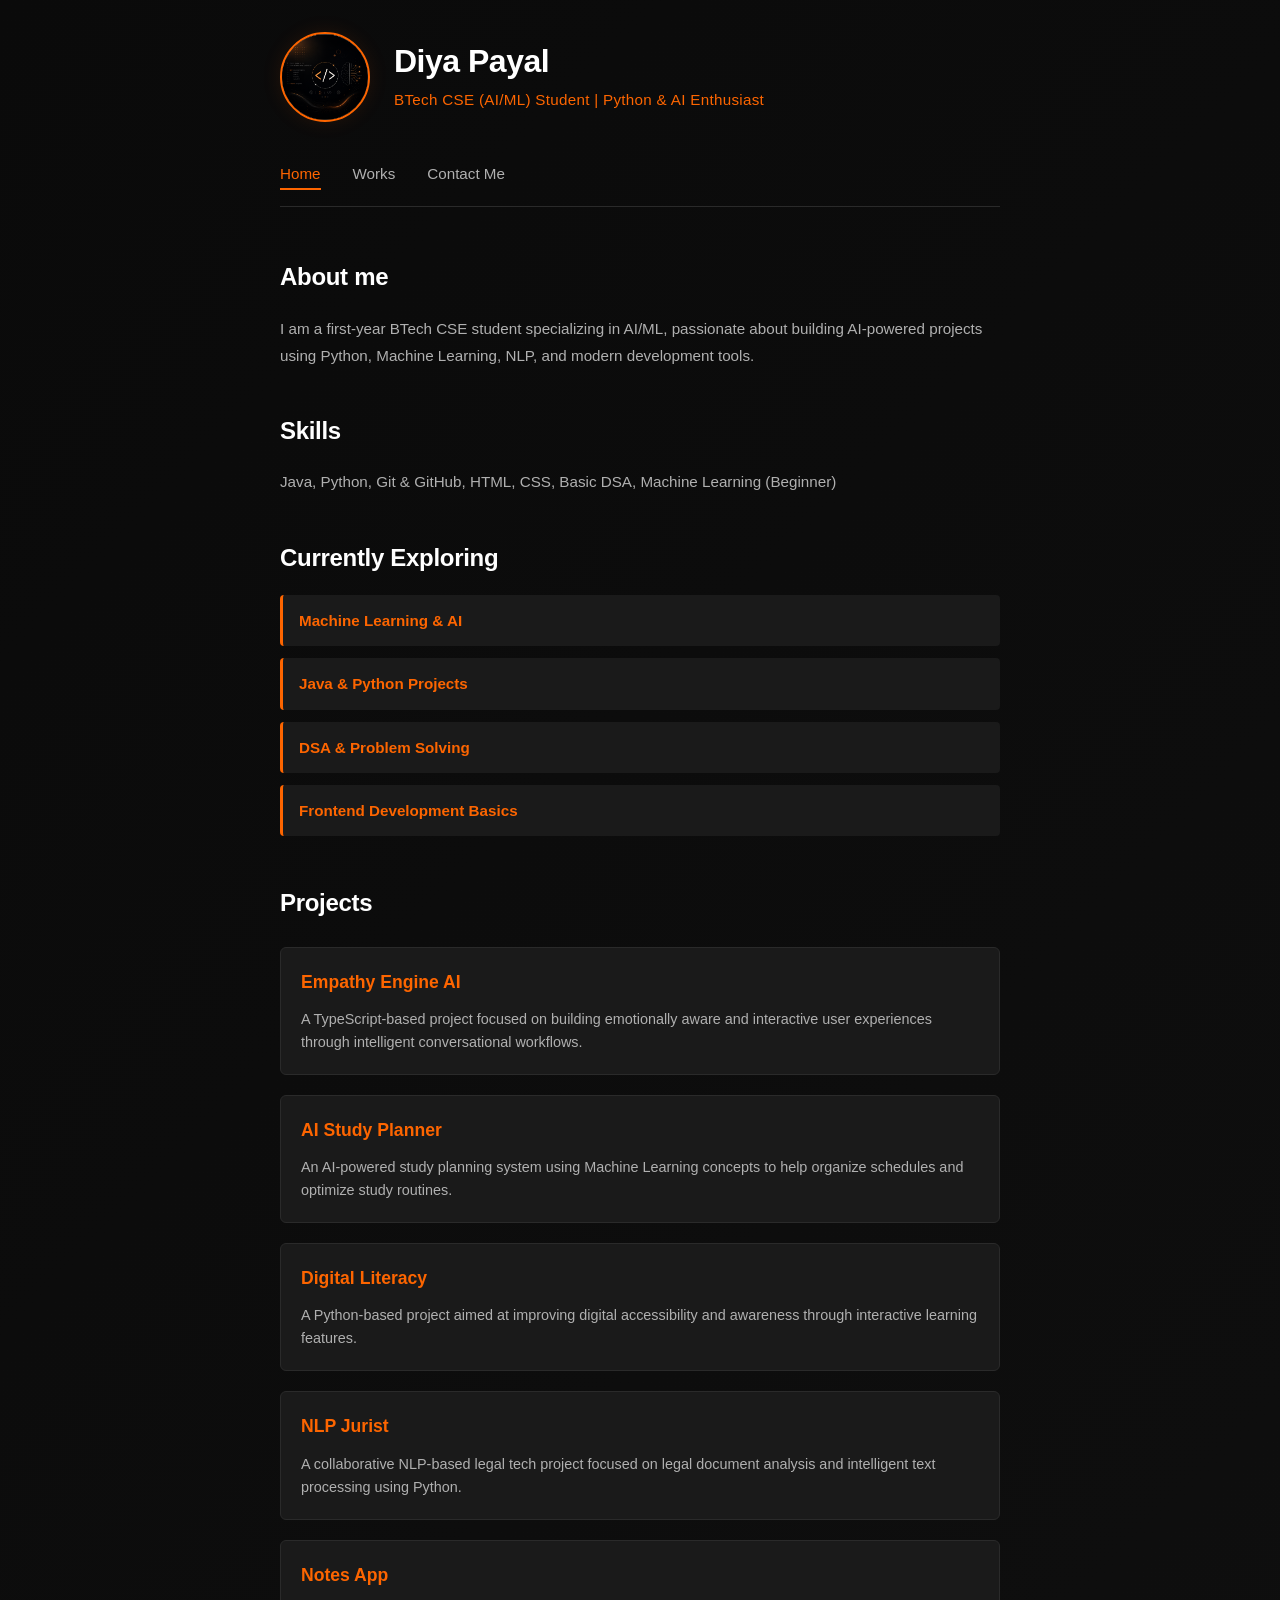
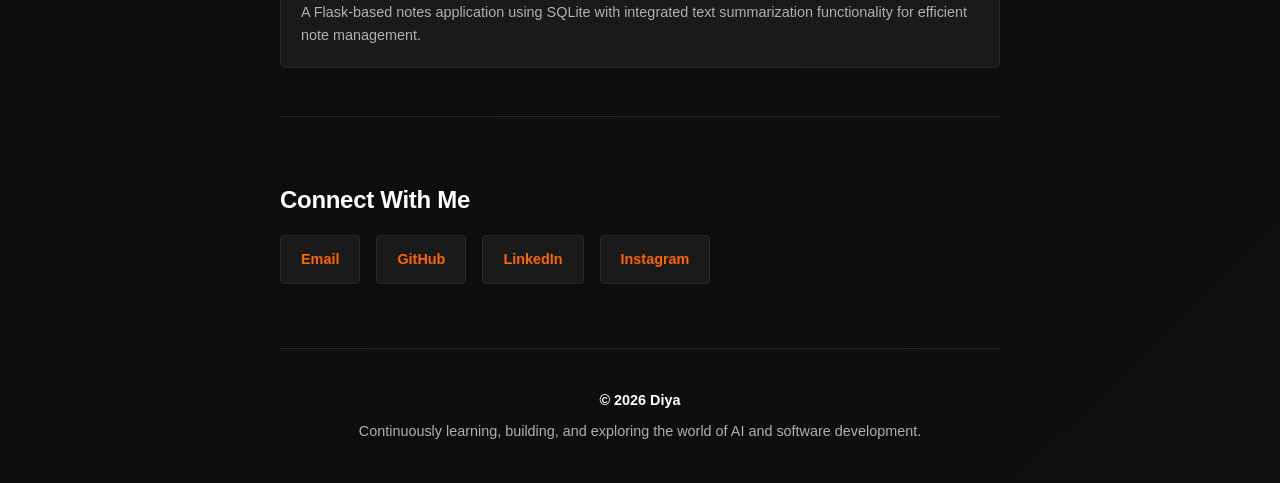
<file: minimalio-main/index.html>
<!DOCTYPE html>
<html lang="en">
  <head>
    <meta charset="UTF-8" />
    <meta name="viewport" content="width=device-width, initial-scale=1.0" />
    <meta
      name="description"
      content="Portfolio of a BTech CSE (AI/ML) student building AI-powered projects using Python, Java, NLP, and Machine Learning."
    />
    <meta name="author" content="Diya" />
    <meta property="og:title" content="Diya | Home" />
    <meta
      property="og:description"
      content="A minimal portfolio website showcasing my skills and projects."
    />
    <meta property="og:image" content="./animepfp.png" />
    <meta property="og:url" content="https://diyapayaal.github.io/minimalio" />
    <meta property="og:type" content="website" />
    <title>Diya | Portfolio</title>
    <link rel="stylesheet" href="style.css" />
    <link rel="icon" type="image/png" href="./animepfp.png" />
  </head>
  <body>
    <header class="header-container">
      <img src="./animepfp.png" alt="Diya Payal" class="profile-img" />
      <div class="header-text">
        <h1>Diya Payal</h1>
        <p class="tagline">BTech CSE (AI/ML) Student | Python & AI Enthusiast</p>
      </div>
    </header>

    <nav class="nav-bar">
      <a href="index.html" class="nav-link active">Home</a>
      <a href="works.html" class="nav-link">Works</a>
      <a href="contact.html" class="nav-link">Contact Me</a>
    </nav>
    <main>
      <section class="about">
        <h2>About me</h2>
        <p>
          I am a first-year BTech CSE student specializing in AI/ML, passionate about building AI-powered projects using Python, Machine Learning, NLP, and modern development tools.
        </p>
      </section>
      <section class="skills-section">
        <h2>Skills</h2>
        <p>
          Java, Python, Git & GitHub, HTML, CSS, Basic DSA, Machine Learning (Beginner)
        </p>
      </section>
      <section class="exploring-section">
        <h2>Currently Exploring</h2>
        <ul class="exploring-list">
          <li><span>Machine Learning & AI</span></li>
          <li><span>Java & Python Projects</span></li>
          <li><span>DSA & Problem Solving</span></li>
          <li><span>Frontend Development Basics</span></li>
        </ul>
      </section>
      <section class="projects-section">
        <h2>Projects</h2>
        <div class="projects-grid">
          <article class="project-card">
            <h3><a href="https://github.com/diyapayaal/Empathy-Engine-AI" target="_blank">Empathy Engine AI</a></h3>
            <p>A TypeScript-based project focused on building emotionally aware and interactive user experiences through intelligent conversational workflows.</p>
          </article>

          <article class="project-card">
            <h3><a href="https://github.com/diyapayaal/AI-Study-Planner" target="_blank">AI Study Planner</a></h3>
            <p>An AI-powered study planning system using Machine Learning concepts to help organize schedules and optimize study routines.</p>
          </article>

          <article class="project-card">
            <h3><a href="https://github.com/diyapayaal/Digital-Literacy" target="_blank">Digital Literacy</a></h3>
            <p>A Python-based project aimed at improving digital accessibility and awareness through interactive learning features.</p>
          </article>

          <article class="project-card">
            <h3><a href="https://github.com/diyapayaal/NLP-Jurist" target="_blank">NLP Jurist</a></h3>
            <p>A collaborative NLP-based legal tech project focused on legal document analysis and intelligent text processing using Python.</p>
          </article>

          <article class="project-card">
            <h3><a href="https://github.com/diyapayaal/Notes-App" target="_blank">Notes App</a></h3>
            <p>A Flask-based notes application using SQLite with integrated text summarization functionality for efficient note management.</p>
          </article>
        </div>
      </section>
      <section id="contact-section" class="contact-section">
        <h2>Connect With Me</h2>
        <div class="contact-links">
          <a href="mailto:diyapayalwork@gmail.com" class="contact-link">Email</a>
          <a href="https://github.com/diyapayaal" target="_blank" class="contact-link">GitHub</a>
          <a href="https://www.linkedin.com/in/diya-payal-9244b133b/" target="_blank" class="contact-link">LinkedIn</a>
          <a href="https://www.instagram.com/diyapayaal/" target="_blank" class="contact-link">Instagram</a>
        </div>
      </section>
    </main>

    <footer class="footer">
      <p>&copy; 2026 Diya</p>
      <p>Continuously learning, building, and exploring the world of AI and software development.</p>
    </footer>

    <script src="script.js"></script>
  </body>
</html>
</file>
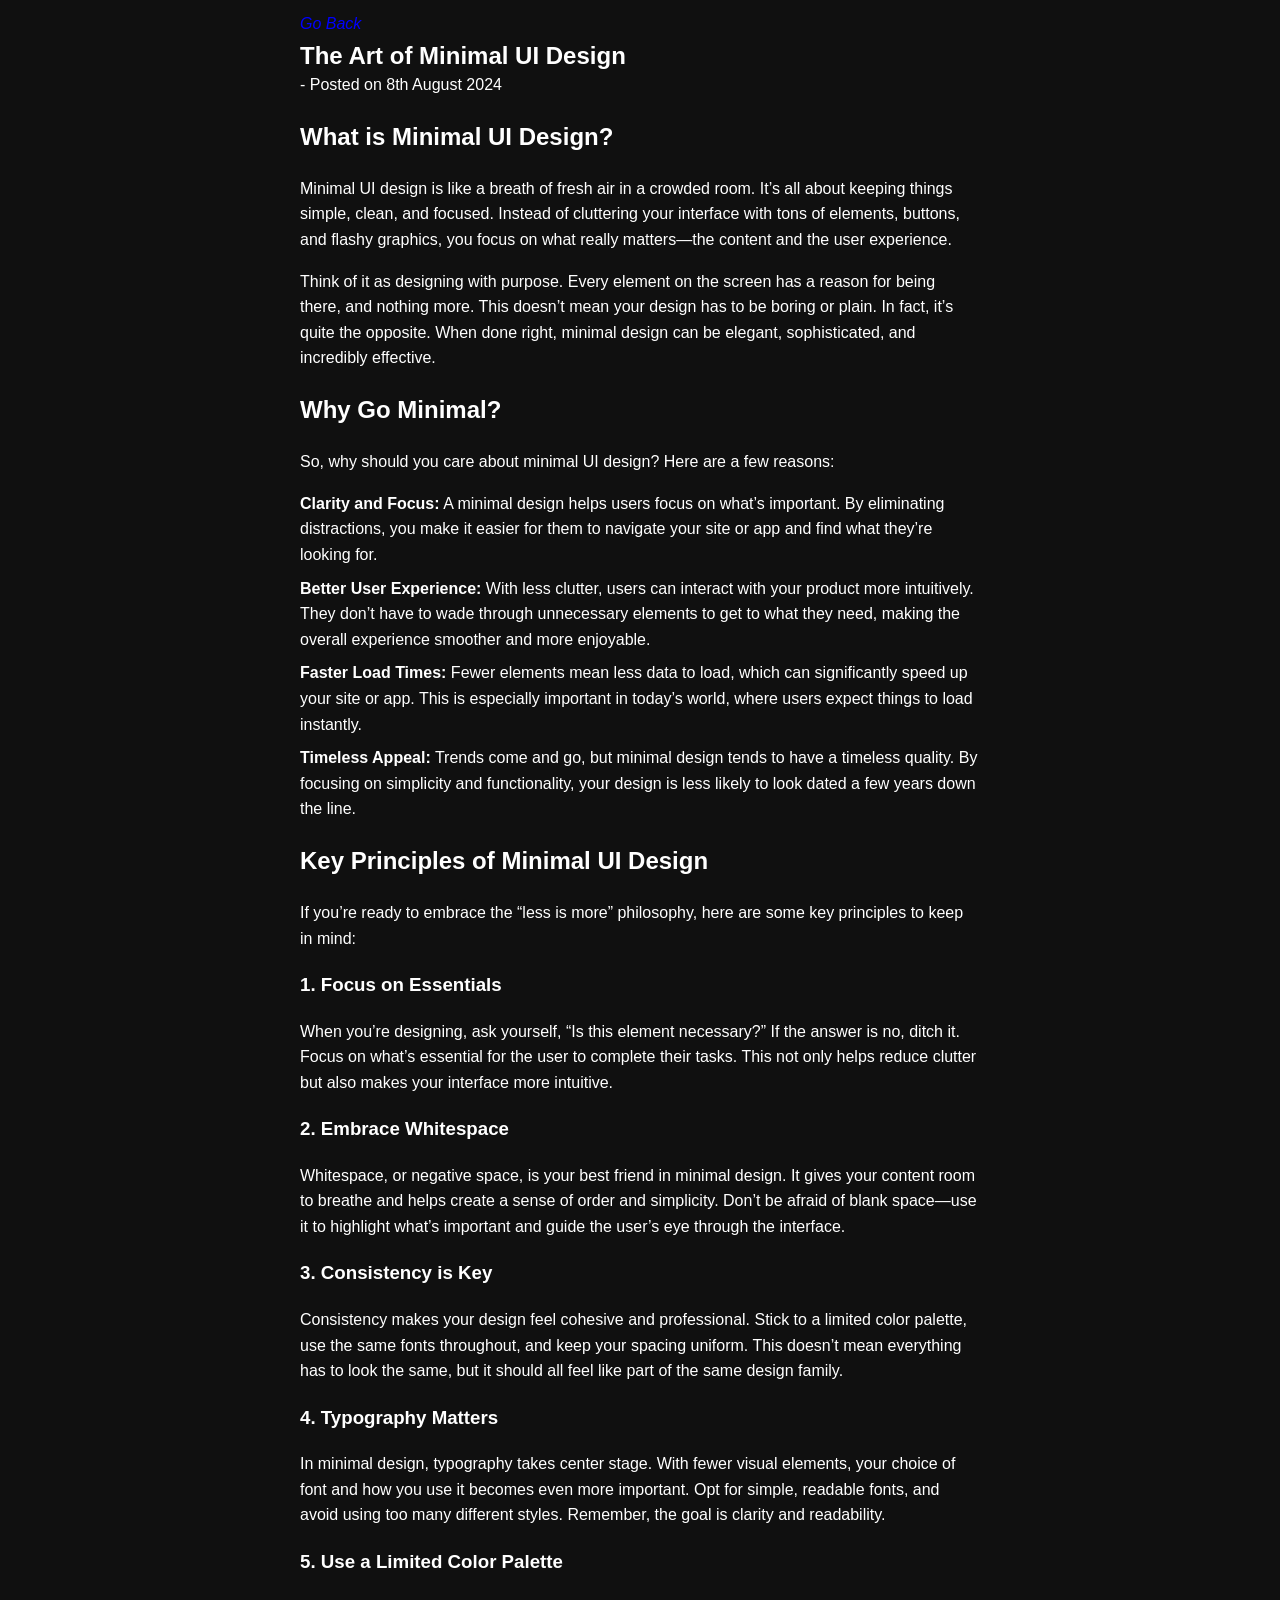
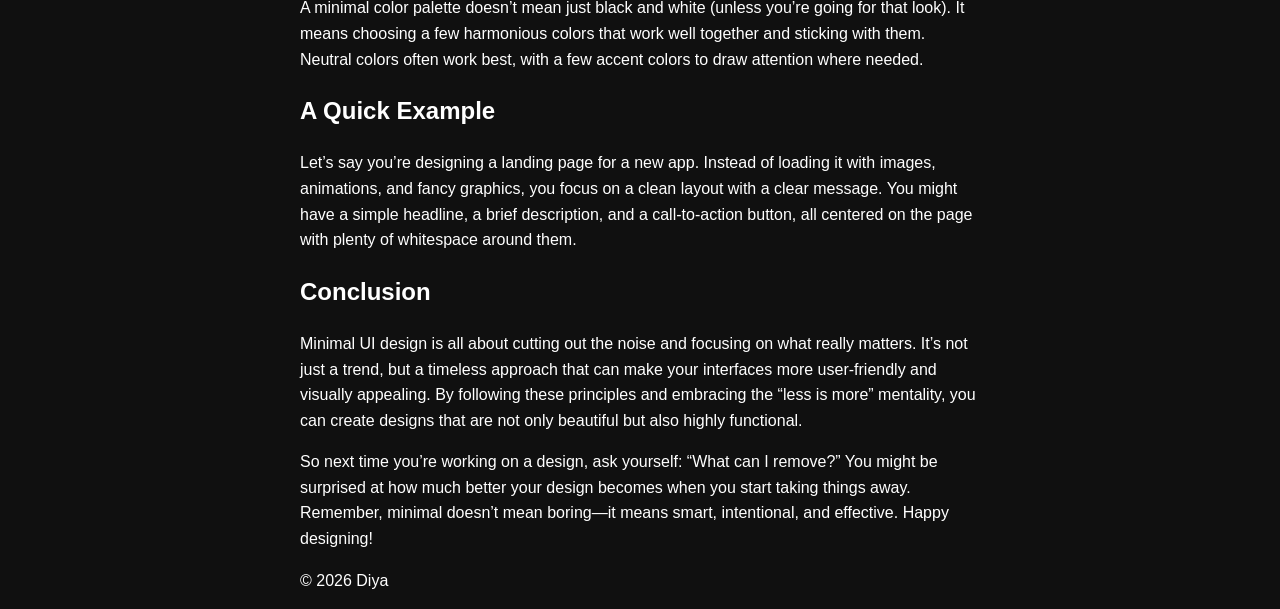
<file: minimalio-main/blog-example.html>
<!DOCTYPE html>
<html lang="en">
  <head>
    <meta charset="UTF-8" />
    <meta name="viewport" content="width=device-width, initial-scale=1.0" />

        <!-- optional for SEO -->
        <meta
        name="description"
        content="A minimal portfolio website showcasing my skills, projects, and writings."
      />
      <meta
        name="keywords"
        content="portfolio, minimal design,minimalism, minimal, ui, design, web development, projects, skills, html, css"
      />
      <meta name="author" content="Diya" />
      <meta property="og:title" content="Diya | The Art of Minimal UI Design" />
      <meta
        property="og:description"
        content="A minimal portfolio website showcasing my skills, projects, and writings."
      />
      <meta property="og:url" content="https://diyapayaal.github.io/minimalio" />
      <meta property="og:type" content="website" />
      <!-- optional for SEO -->
  

    <title>Diya | The Art of Minimal UI Design</title>
    <link rel="stylesheet" href="blog.css" />
    <link rel="icon" type="image/png" href="./animepfp.png" />
  </head>
  <body>
    <header>
      <a href="blogs.html">Go Back</a>
    </header>
    <h1>The Art of Minimal UI Design</h1>
    <p>- Posted on 8th August 2024</p>
    <main>
      <h2>What is Minimal UI Design?</h2>
      <p>
        Minimal UI design is like a breath of fresh air in a crowded room. It’s
        all about keeping things simple, clean, and focused. Instead of
        cluttering your interface with tons of elements, buttons, and flashy
        graphics, you focus on what really matters—the content and the user
        experience.
      </p>
      <p>
        Think of it as designing with purpose. Every element on the screen has a
        reason for being there, and nothing more. This doesn’t mean your design
        has to be boring or plain. In fact, it’s quite the opposite. When done
        right, minimal design can be elegant, sophisticated, and incredibly
        effective.
      </p>

      <h2>Why Go Minimal?</h2>
      <p>
        So, why should you care about minimal UI design? Here are a few reasons:
      </p>
      <ul>
        <li>
          <strong>Clarity and Focus:</strong> A minimal design helps users focus
          on what’s important. By eliminating distractions, you make it easier
          for them to navigate your site or app and find what they’re looking
          for.
        </li>
        <li>
          <strong>Better User Experience:</strong> With less clutter, users can
          interact with your product more intuitively. They don’t have to wade
          through unnecessary elements to get to what they need, making the
          overall experience smoother and more enjoyable.
        </li>
        <li>
          <strong>Faster Load Times:</strong> Fewer elements mean less data to
          load, which can significantly speed up your site or app. This is
          especially important in today’s world, where users expect things to
          load instantly.
        </li>
        <li>
          <strong>Timeless Appeal:</strong> Trends come and go, but minimal
          design tends to have a timeless quality. By focusing on simplicity and
          functionality, your design is less likely to look dated a few years
          down the line.
        </li>
      </ul>

      <h2>Key Principles of Minimal UI Design</h2>
      <p>
        If you’re ready to embrace the “less is more” philosophy, here are some
        key principles to keep in mind:
      </p>

      <h3>1. Focus on Essentials</h3>
      <p>
        When you’re designing, ask yourself, “Is this element necessary?” If the
        answer is no, ditch it. Focus on what’s essential for the user to
        complete their tasks. This not only helps reduce clutter but also makes
        your interface more intuitive.
      </p>

      <h3>2. Embrace Whitespace</h3>
      <p>
        Whitespace, or negative space, is your best friend in minimal design. It
        gives your content room to breathe and helps create a sense of order and
        simplicity. Don’t be afraid of blank space—use it to highlight what’s
        important and guide the user’s eye through the interface.
      </p>

      <h3>3. Consistency is Key</h3>
      <p>
        Consistency makes your design feel cohesive and professional. Stick to a
        limited color palette, use the same fonts throughout, and keep your
        spacing uniform. This doesn’t mean everything has to look the same, but
        it should all feel like part of the same design family.
      </p>

      <h3>4. Typography Matters</h3>
      <p>
        In minimal design, typography takes center stage. With fewer visual
        elements, your choice of font and how you use it becomes even more
        important. Opt for simple, readable fonts, and avoid using too many
        different styles. Remember, the goal is clarity and readability.
      </p>

      <h3>5. Use a Limited Color Palette</h3>
      <p>
        A minimal color palette doesn’t mean just black and white (unless you’re
        going for that look). It means choosing a few harmonious colors that
        work well together and sticking with them. Neutral colors often work
        best, with a few accent colors to draw attention where needed.
      </p>

      <h2>A Quick Example</h2>
      <p>
        Let’s say you’re designing a landing page for a new app. Instead of
        loading it with images, animations, and fancy graphics, you focus on a
        clean layout with a clear message. You might have a simple headline, a
        brief description, and a call-to-action button, all centered on the page
        with plenty of whitespace around them.
      </p>
      
      <h2>Conclusion</h2>
      <p>
        Minimal UI design is all about cutting out the noise and focusing on
        what really matters. It’s not just a trend, but a timeless approach that
        can make your interfaces more user-friendly and visually appealing. By
        following these principles and embracing the “less is more” mentality,
        you can create designs that are not only beautiful but also highly
        functional.
      </p>
      <p>
        So next time you’re working on a design, ask yourself: “What can I
        remove?” You might be surprised at how much better your design becomes
        when you start taking things away. Remember, minimal doesn’t mean
        boring—it means smart, intentional, and effective. Happy designing!
      </p>
    </main>

    <footer>&copy; 2026 Diya</footer>
  </body>
</html>
</file>
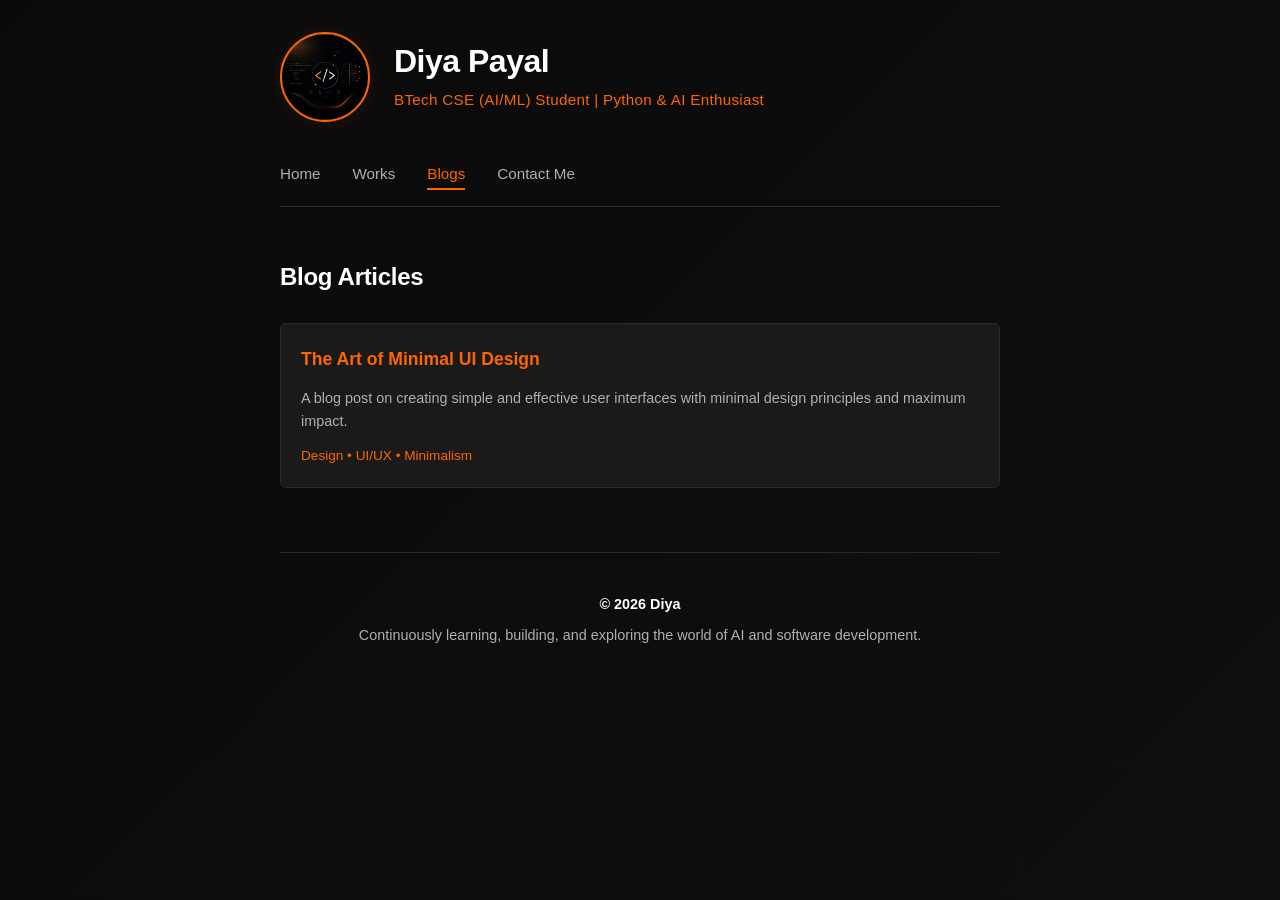
<file: minimalio-main/blogs.html>
<!DOCTYPE html>
<html lang="en">
  <head>
    <meta charset="UTF-8" />
    <meta name="viewport" content="width=device-width, initial-scale=1.0" />

    <!-- optional for SEO -->
    <meta
      name="description"
      content="A minimal portfolio website showcasing my skills, projects, and writings."
    />
    <meta
      name="keywords"
      content="portfolio, minimal design, minimalism, minimal, ui, design web development, projects, skills, html, css"
    />
    <meta name="author" content="Diya" />
    <meta property="og:title" content="Diya | Blogs" />
    <meta
      property="og:description"
      content="Blogs and thoughts on AI, ML, and software development."
    />
    <meta
      property="og:image"
      content="./animepfp.png"
    />
    <meta
      property="og:url"
      content="https://diyapayaal.github.io/minimalio"
    />
    <meta property="og:type" content="website" />
    <!-- optional for SEO -->

    <title>Diya | Blogs</title>
    <link rel="stylesheet" href="style.css" />
    <link rel="icon" type="image/png" href="./animepfp.png" />
  </head>
  <body>
    <header class="header-container">
      <img src="./animepfp.png" alt="Diya Payal" class="profile-img" />
      <div class="header-text">
        <h1>Diya Payal</h1>
        <p class="tagline">BTech CSE (AI/ML) Student | Python & AI Enthusiast</p>
      </div>
    </header>

    <nav class="nav-bar">
      <a href="index.html" class="nav-link">Home</a>
      <a href="works.html" class="nav-link">Works</a>
      <a href="blogs.html" class="nav-link active">Blogs</a>
      <a href="contact.html" class="nav-link">Contact Me</a>
    </nav>
    <main>
      <section class="about">
        <h2>Blog Articles</h2>
        <div class="projects-grid" style="margin-top: 1.5rem;">
          <article class="project-card">
            <h3><a href="blog-example.html">The Art of Minimal UI Design</a></h3>
            <p>A blog post on creating simple and effective user interfaces with minimal design principles and maximum impact.</p>
            <p style="font-size: 0.85rem; color: #fd6500; margin-top: 0.75rem;">Design • UI/UX • Minimalism</p>
          </article>
        </div>
      </section>
    </main>

    <footer class="footer">
      <p>&copy; 2026 Diya</p>
      <p>Continuously learning, building, and exploring the world of AI and software development.</p>
    </footer>

    <script src="script.js"></script>
  </body>
</html>
</file>
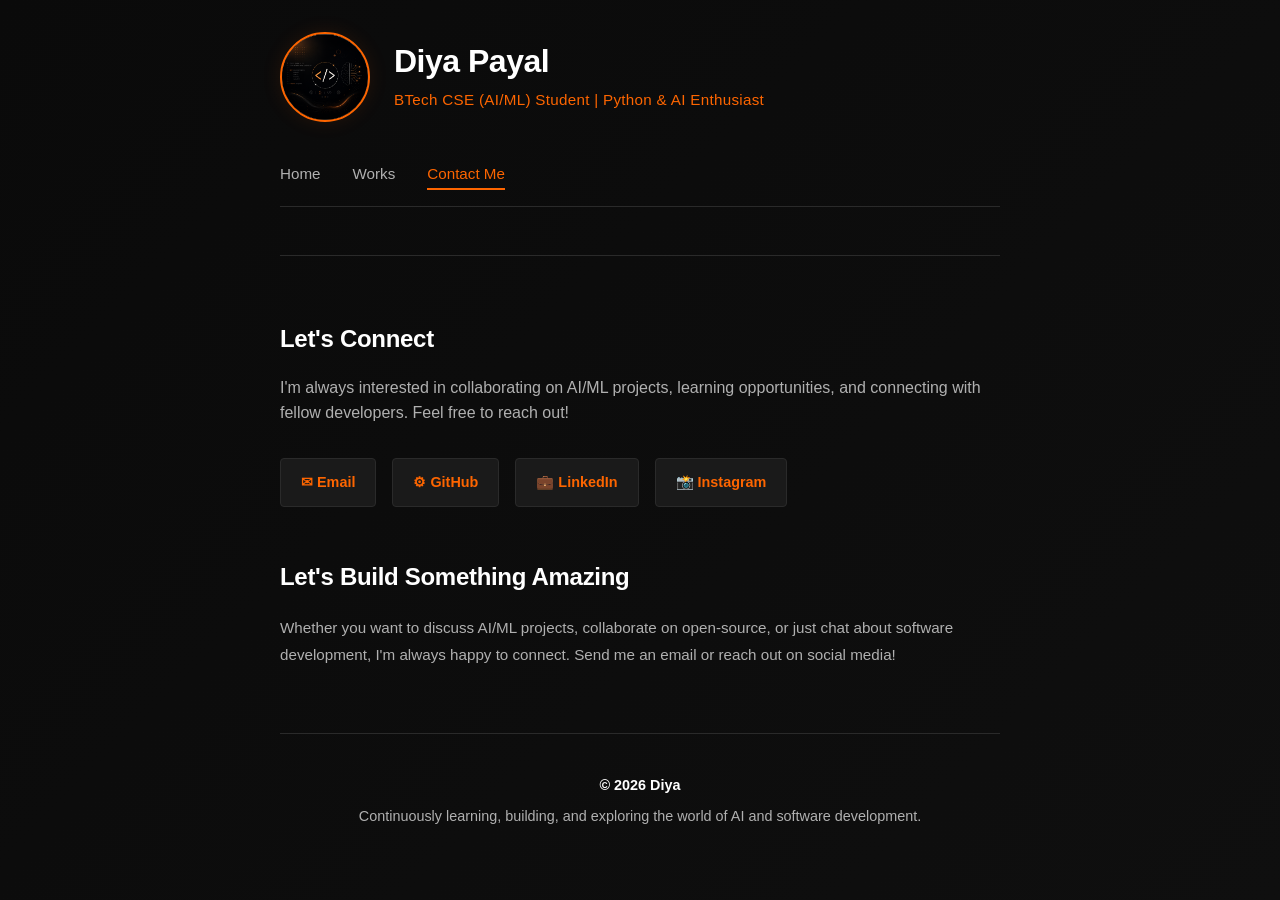
<file: minimalio-main/contact.html>
<!DOCTYPE html>
<html lang="en">
  <head>
    <meta charset="UTF-8" />
    <meta name="viewport" content="width=device-width, initial-scale=1.0" />
    <meta
      name="description"
      content="Get in touch with Diya, a BTech CSE (AI/ML) student building AI-powered projects."
    />
    <meta name="author" content="Diya" />
    <meta property="og:title" content="Diya | Contact" />
    <meta
      property="og:description"
      content="Connect with me on various platforms."
    />
    <meta property="og:image" content="./animepfp.png" />
    <meta property="og:url" content="https://diyapayaal.github.io/minimalio" />
    <meta property="og:type" content="website" />
    <title>Diya | Contact</title>
    <link rel="stylesheet" href="style.css" />
    <link rel="icon" type="image/png" href="./animepfp.png" />
  </head>
  <body>
    <header class="header-container">
      <img src="./animepfp.png" alt="Diya Payal" class="profile-img" />
      <div class="header-text">
        <h1>Diya Payal</h1>
        <p class="tagline">BTech CSE (AI/ML) Student | Python & AI Enthusiast</p>
      </div>
    </header>

    <nav class="nav-bar">
      <a href="index.html" class="nav-link">Home</a>
      <a href="works.html" class="nav-link">Works</a>
      <a href="contact.html" class="nav-link active">Contact Me</a>
    </nav>

    <main>
      <section class="contact-section">
        <h2>Let's Connect</h2>
        <p style="color: #b0b0b0; margin-top: 1rem;">
          I'm always interested in collaborating on AI/ML projects, learning opportunities, and connecting with fellow developers. Feel free to reach out!
        </p>
        
        <div class="contact-links" style="margin-top: 2rem;">
          <a href="mailto:diyapayalwork@gmail.com" class="contact-link">✉ Email</a>
          <a href="https://github.com/diyapayaal" target="_blank" class="contact-link">⚙ GitHub</a>
          <a href="https://www.linkedin.com/in/diya-payal-9244b133b/" target="_blank" class="contact-link">💼 LinkedIn</a>
          <a href="https://www.instagram.com/diyapayaal/" target="_blank" class="contact-link">📸 Instagram</a>
        </div>
      </section>

      <section class="about" style="margin-top: 3rem;">
        <h2>Let's Build Something Amazing</h2>
        <p>
          Whether you want to discuss AI/ML projects, collaborate on open-source, or just chat about software development, I'm always happy to connect. Send me an email or reach out on social media!
        </p>
      </section>
    </main>

    <footer class="footer">
      <p>&copy; 2026 Diya</p>
      <p>Continuously learning, building, and exploring the world of AI and software development.</p>
    </footer>

    <script src="script.js"></script>
  </body>
</html>
</file>
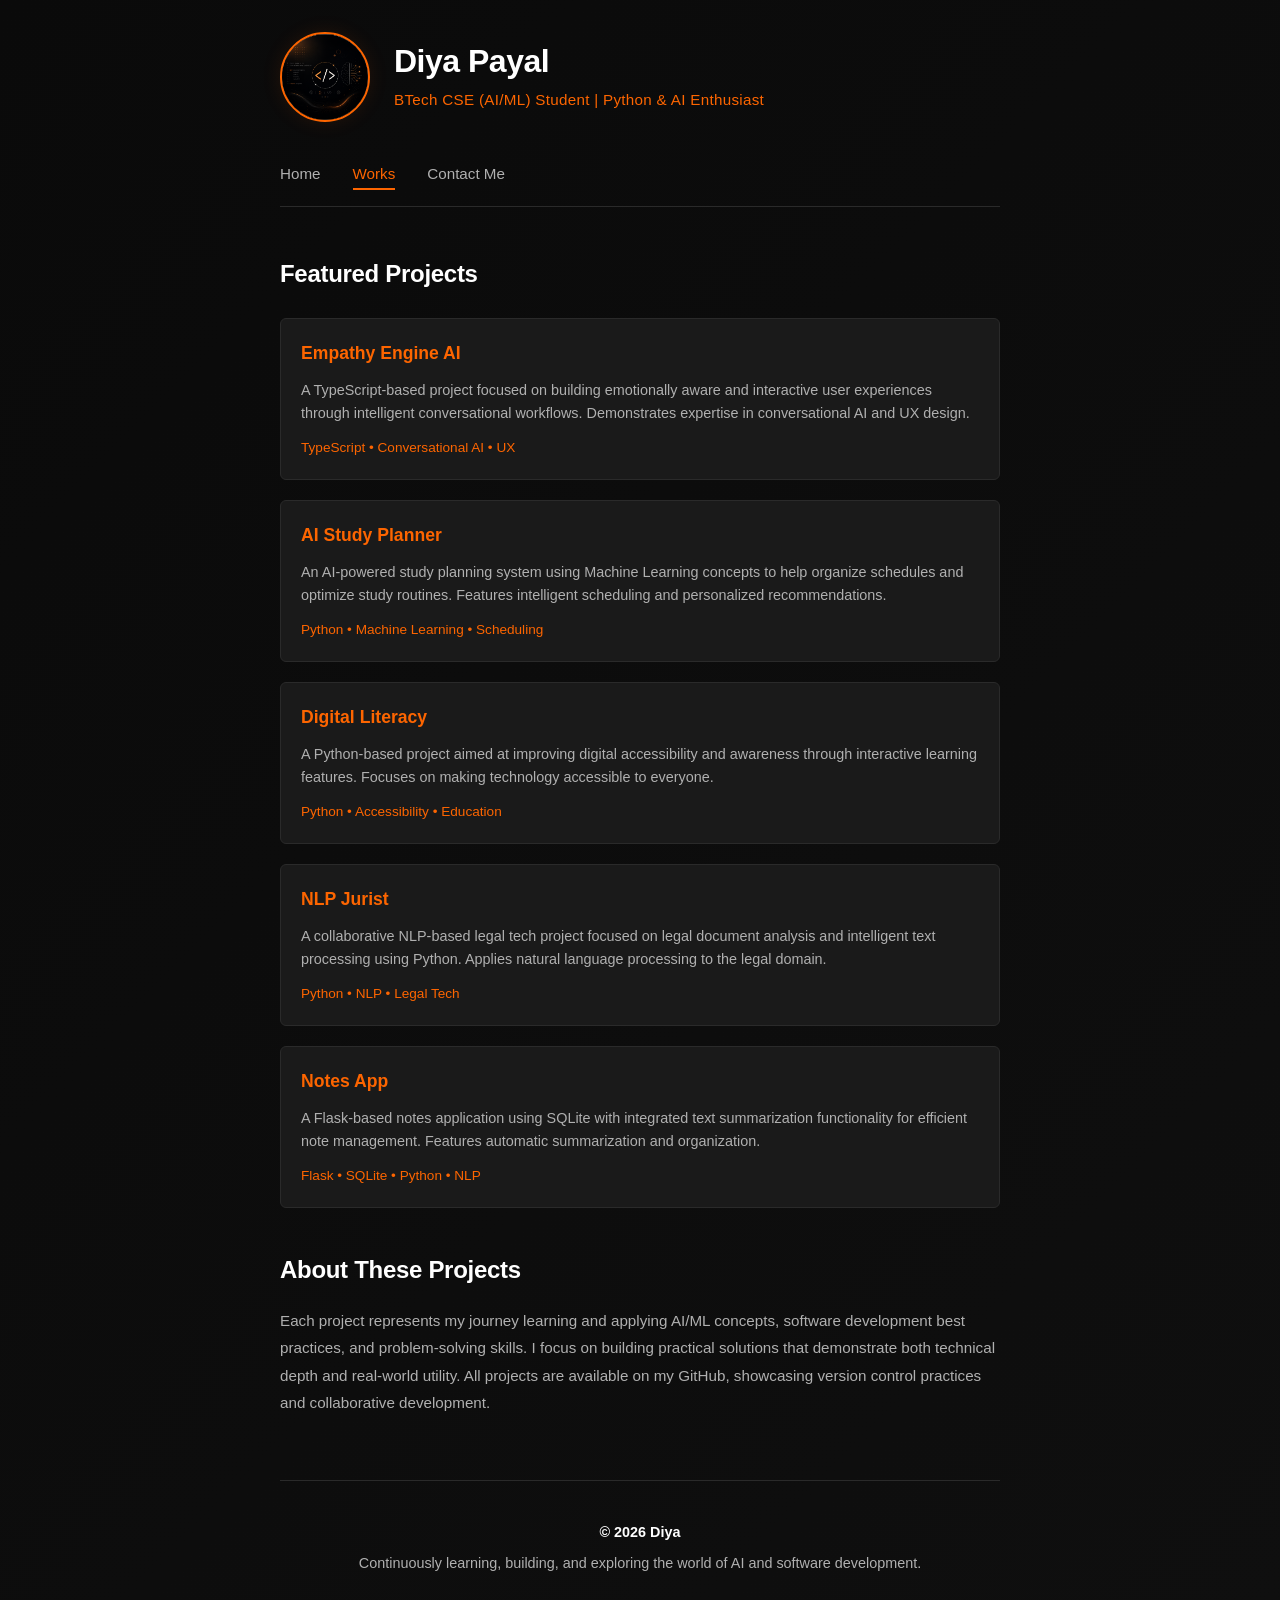
<file: minimalio-main/works.html>
<!DOCTYPE html>
<html lang="en">
  <head>
    <meta charset="UTF-8" />
    <meta name="viewport" content="width=device-width, initial-scale=1.0" />
    <meta
      name="description"
      content="Portfolio of a BTech CSE (AI/ML) student building AI-powered projects using Python, Java, NLP, and Machine Learning."
    />
    <meta name="author" content="Diya" />
    <meta property="og:title" content="Diya | Works" />
    <meta
      property="og:description"
      content="A showcase of my AI/ML and software development projects."
    />
    <meta property="og:image" content="./animepfp.png" />
    <meta property="og:url" content="https://diyapayaal.github.io/minimalio" />
    <meta property="og:type" content="website" />
    <title>Diya | Works</title>
    <link rel="stylesheet" href="style.css" />
    <link rel="icon" type="image/png" href="./animepfp.png" />
  </head>
  <body>
    <header class="header-container">
      <img src="./animepfp.png" alt="Diya Payal" class="profile-img" />
      <div class="header-text">
        <h1>Diya Payal</h1>
        <p class="tagline">BTech CSE (AI/ML) Student | Python & AI Enthusiast</p>
      </div>
    </header>

    <nav class="nav-bar">
      <a href="index.html" class="nav-link">Home</a>
      <a href="works.html" class="nav-link active">Works</a>
      <a href="contact.html" class="nav-link">Contact Me</a>
    </nav>

    <main>
      <section class="projects-section">
        <h2>Featured Projects</h2>
        <div class="projects-grid">
          <article class="project-card">
            <h3><a href="https://github.com/diyapayaal/Empathy-Engine-AI" target="_blank">Empathy Engine AI</a></h3>
            <p>A TypeScript-based project focused on building emotionally aware and interactive user experiences through intelligent conversational workflows. Demonstrates expertise in conversational AI and UX design.</p>
            <p style="font-size: 0.85rem; color: #fd6500; margin-top: 0.75rem;">TypeScript • Conversational AI • UX</p>
          </article>

          <article class="project-card">
            <h3><a href="https://github.com/diyapayaal/AI-Study-Planner" target="_blank">AI Study Planner</a></h3>
            <p>An AI-powered study planning system using Machine Learning concepts to help organize schedules and optimize study routines. Features intelligent scheduling and personalized recommendations.</p>
            <p style="font-size: 0.85rem; color: #fd6500; margin-top: 0.75rem;">Python • Machine Learning • Scheduling</p>
          </article>

          <article class="project-card">
            <h3><a href="https://github.com/diyapayaal/Digital-Literacy" target="_blank">Digital Literacy</a></h3>
            <p>A Python-based project aimed at improving digital accessibility and awareness through interactive learning features. Focuses on making technology accessible to everyone.</p>
            <p style="font-size: 0.85rem; color: #fd6500; margin-top: 0.75rem;">Python • Accessibility • Education</p>
          </article>

          <article class="project-card">
            <h3><a href="https://github.com/diyapayaal/NLP-Jurist" target="_blank">NLP Jurist</a></h3>
            <p>A collaborative NLP-based legal tech project focused on legal document analysis and intelligent text processing using Python. Applies natural language processing to the legal domain.</p>
            <p style="font-size: 0.85rem; color: #fd6500; margin-top: 0.75rem;">Python • NLP • Legal Tech</p>
          </article>

          <article class="project-card">
            <h3><a href="https://github.com/diyapayaal/Notes-App" target="_blank">Notes App</a></h3>
            <p>A Flask-based notes application using SQLite with integrated text summarization functionality for efficient note management. Features automatic summarization and organization.</p>
            <p style="font-size: 0.85rem; color: #fd6500; margin-top: 0.75rem;">Flask • SQLite • Python • NLP</p>
          </article>
        </div>
      </section>

      <section class="about">
        <h2>About These Projects</h2>
        <p>
          Each project represents my journey learning and applying AI/ML concepts, software development best practices, and problem-solving skills. I focus on building practical solutions that demonstrate both technical depth and real-world utility. All projects are available on my GitHub, showcasing version control practices and collaborative development.
        </p>
      </section>
    </main>

    <footer class="footer">
      <p>&copy; 2026 Diya</p>
      <p>Continuously learning, building, and exploring the world of AI and software development.</p>
    </footer>

    <script src="script.js"></script>
  </body>
</html>
</file>
<file: minimalio-main/style.css>
* {
  box-sizing: border-box;
}

:root {
  --primary-color: #0a0a0a;
  --secondary-color: #1a1a1a;
  --accent-color: #fd6500;
  --text-color: #ffffff;
  --text-muted: #b0b0b0;
  --border-color: #2a2a2a;
  --transition: all 0.3s cubic-bezier(0.4, 0, 0.2, 1);
}

html {
  scroll-behavior: smooth;
}

body {
  font-family: -apple-system, BlinkMacSystemFont, 'Segoe UI', Roboto, Oxygen, Ubuntu, Cantarell, sans-serif;
  line-height: 1.6;
  margin: 0;
  padding: 0;
  background: linear-gradient(135deg, var(--primary-color) 0%, #0f0f0f 100%);
  color: var(--text-color);
  max-width: 768px;
  margin: 0 auto;
  padding: 2rem 1.5rem;
  min-height: 100vh;
}

/* Header Styles */
.header-container {
  display: flex;
  align-items: center;
  gap: 1.5rem;
  margin-bottom: 2.5rem;
  animation: fadeInDown 0.6s ease-out;
}

.profile-img {
  width: 90px;
  height: 90px;
  border-radius: 50%;
  border: 2px solid var(--accent-color);
  object-fit: cover;
  transition: var(--transition);
  box-shadow: 0 0 20px rgba(253, 101, 0, 0.1);
}

.profile-img:hover {
  transform: scale(1.05);
  box-shadow: 0 0 30px rgba(253, 101, 0, 0.2);
}

.header-text h1 {
  font-size: 2rem;
  margin: 0;
  font-weight: 700;
  letter-spacing: -0.5px;
  line-height: 1.2;
}

.tagline {
  font-size: 0.95rem;
  color: var(--accent-color);
  margin: 0.5rem 0 0 0;
  font-weight: 500;
  letter-spacing: 0.3px;
}

/* Navigation Styles */
.nav-bar {
  display: flex;
  gap: 2rem;
  margin-bottom: 3rem;
  padding-bottom: 1rem;
  border-bottom: 1px solid var(--border-color);
  animation: fadeInUp 0.6s ease-out 0.1s both;
}

.nav-link {
  color: var(--text-muted);
  text-decoration: none;
  font-weight: 500;
  font-size: 0.95rem;
  transition: var(--transition);
  position: relative;
  padding-bottom: 0.25rem;
}

.nav-link::after {
  content: '';
  position: absolute;
  bottom: 0;
  left: 0;
  width: 0;
  height: 2px;
  background-color: var(--accent-color);
  transition: width 0.3s ease-out;
}

.nav-link:hover::after,
.nav-link.active::after {
  width: 100%;
}

.nav-link:hover,
.nav-link.active {
  color: var(--accent-color);
}

/* Main Content */
main {
  animation: fadeIn 0.8s ease-out 0.2s both;
}

/* Headings */
h2 {
  font-size: 1.5rem;
  margin: 2rem 0 1rem 0;
  font-weight: 600;
  color: var(--text-color);
  letter-spacing: -0.3px;
}

h3 {
  font-size: 1.1rem;
  margin: 0 0 0.5rem 0;
  font-weight: 600;
}

/* Sections */
section {
  margin-bottom: 2.5rem;
}

.about,
.skills-section,
.exploring-section {
  line-height: 1.8;
}

.about p,
.skills-section p {
  color: var(--text-muted);
  font-size: 0.95rem;
  margin: 0.5rem 0;
}

/* Exploring List */
.exploring-list {
  list-style: none;
  padding: 0;
  display: grid;
  gap: 0.75rem;
}

.exploring-list li {
  padding: 0.75rem 1rem;
  background-color: var(--secondary-color);
  border-left: 3px solid var(--accent-color);
  border-radius: 4px;
  transition: var(--transition);
  font-size: 0.95rem;
}

.exploring-list li:hover {
  background-color: rgba(253, 101, 0, 0.05);
  transform: translateX(4px);
}

.exploring-list span {
  color: var(--accent-color);
  font-weight: 600;
}

/* Projects Section */
.projects-section {
  margin-top: 3rem;
}

.projects-grid {
  display: grid;
  gap: 1.25rem;
  margin-top: 1.5rem;
}

.project-card {
  padding: 1.25rem;
  background-color: var(--secondary-color);
  border: 1px solid var(--border-color);
  border-radius: 6px;
  transition: var(--transition);
  display: block;
  animation: fadeInUp 0.5s ease-out forwards;
  opacity: 0;
}

.project-card:nth-child(1) { animation-delay: 0.3s; }
.project-card:nth-child(2) { animation-delay: 0.35s; }
.project-card:nth-child(3) { animation-delay: 0.4s; }
.project-card:nth-child(4) { animation-delay: 0.45s; }
.project-card:nth-child(5) { animation-delay: 0.5s; }

.project-card:hover {
  border-color: var(--accent-color);
  background-color: rgba(253, 101, 0, 0.02);
  box-shadow: 0 8px 24px rgba(253, 101, 0, 0.1);
  transform: translateY(-4px);
}

.project-card h3 {
  margin: 0 0 0.75rem 0;
}

.project-card a {
  color: var(--accent-color);
  text-decoration: none;
  font-weight: 600;
  transition: var(--transition);
}

.project-card a:hover {
  color: #ff7e1a;
  text-decoration: underline;
}

.project-card p {
  color: var(--text-muted);
  margin: 0;
  font-size: 0.9rem;
  line-height: 1.6;
}

/* Links */
a {
  color: var(--accent-color);
  text-decoration: none;
  transition: var(--transition);
  font-weight: 500;
}

a:hover {
  color: #ff7e1a;
  text-decoration: underline;
}

/* Contact Section */
.contact-section {
  margin-top: 3rem;
  padding-top: 2rem;
  border-top: 1px solid var(--border-color);
}

.contact-links {
  display: flex;
  flex-wrap: wrap;
  gap: 1rem;
  margin-top: 1rem;
}

.contact-link {
  display: inline-block;
  padding: 0.75rem 1.25rem;
  background-color: var(--secondary-color);
  border: 1px solid var(--border-color);
  border-radius: 4px;
  color: var(--accent-color);
  text-decoration: none;
  font-size: 0.9rem;
  font-weight: 600;
  transition: var(--transition);
}

.contact-link:hover {
  background-color: rgba(253, 101, 0, 0.1);
  border-color: var(--accent-color);
  transform: translateY(-2px);
  box-shadow: 0 4px 12px rgba(253, 101, 0, 0.15);
}

/* Footer */
.footer {
  margin-top: 4rem;
  padding-top: 2rem;
  border-top: 1px solid var(--border-color);
  text-align: center;
  font-size: 0.9rem;
  color: var(--text-muted);
  animation: fadeIn 0.8s ease-out 0.6s both;
}

.footer p {
  margin: 0.5rem 0;
  line-height: 1.6;
}

.footer p:first-child {
  font-weight: 600;
  color: var(--text-color);
}

/* Animations */
@keyframes fadeIn {
  from {
    opacity: 0;
  }
  to {
    opacity: 1;
  }
}

@keyframes fadeInDown {
  from {
    opacity: 0;
    transform: translateY(-20px);
  }
  to {
    opacity: 1;
    transform: translateY(0);
  }
}

@keyframes fadeInUp {
  from {
    opacity: 0;
    transform: translateY(20px);
  }
  to {
    opacity: 1;
    transform: translateY(0);
  }
}

/* Responsive Design */
@media (max-width: 640px) {
  body {
    padding: 1.25rem 1rem;
  }

  .header-container {
    gap: 1rem;
    margin-bottom: 2rem;
  }

  .profile-img {
    width: 75px;
    height: 75px;
  }

  .header-text h1 {
    font-size: 1.5rem;
  }

  .tagline {
    font-size: 0.85rem;
  }

  .nav-bar {
    gap: 1.5rem;
    font-size: 0.9rem;
  }

  h2 {
    font-size: 1.25rem;
    margin: 1.75rem 0 0.875rem 0;
  }

  h3 {
    font-size: 1rem;
  }

  .projects-grid {
    gap: 1rem;
  }

  .project-card {
    padding: 1rem;
  }

  .contact-links {
    gap: 0.75rem;
  }

  .contact-link {
    padding: 0.6rem 1rem;
    font-size: 0.85rem;
  }
}
</file>
<file: minimalio-main/blog.css>
body {
  font-family: sans-serif, sans-serif;
  line-height: 1.6;
  margin: 0;
  padding: 0;
  box-sizing: border-box;
  background-color: #101010;
  color: white;
  max-width: 712px;
  margin: 0 auto;
  padding: 16px;
}

header {
  display: flex;
  justify-content: flex-start;
  align-items: center;
  line-height: 1;
  gap: 16px;
  margin-bottom: 24px;
}
h1 {
  font-size: 24px;
  line-height: 0;
}
a {
  color: blue;
  font-style: italic;
  text-decoration: none;
  transition: all 1s ease-in;
}
a:hover {
  text-decoration: underline;
}
section {
  line-height: 1.4;
  margin: 24px 0;
}
ul {
  list-style: none;
  padding: 0;
}

ul li {
  margin: 0.5rem 0;
}
ul li span {
  color: blue;
  font-weight: bold;
}
p {
  margin-bottom: 1rem;
}

/* for code snippets */
code {
  display: block;
  background-color: #f4f4f4;
  padding: 1rem;
  border-radius: 5px;
  margin-bottom: 1rem;
  font-family: monospace;
}
</file>
